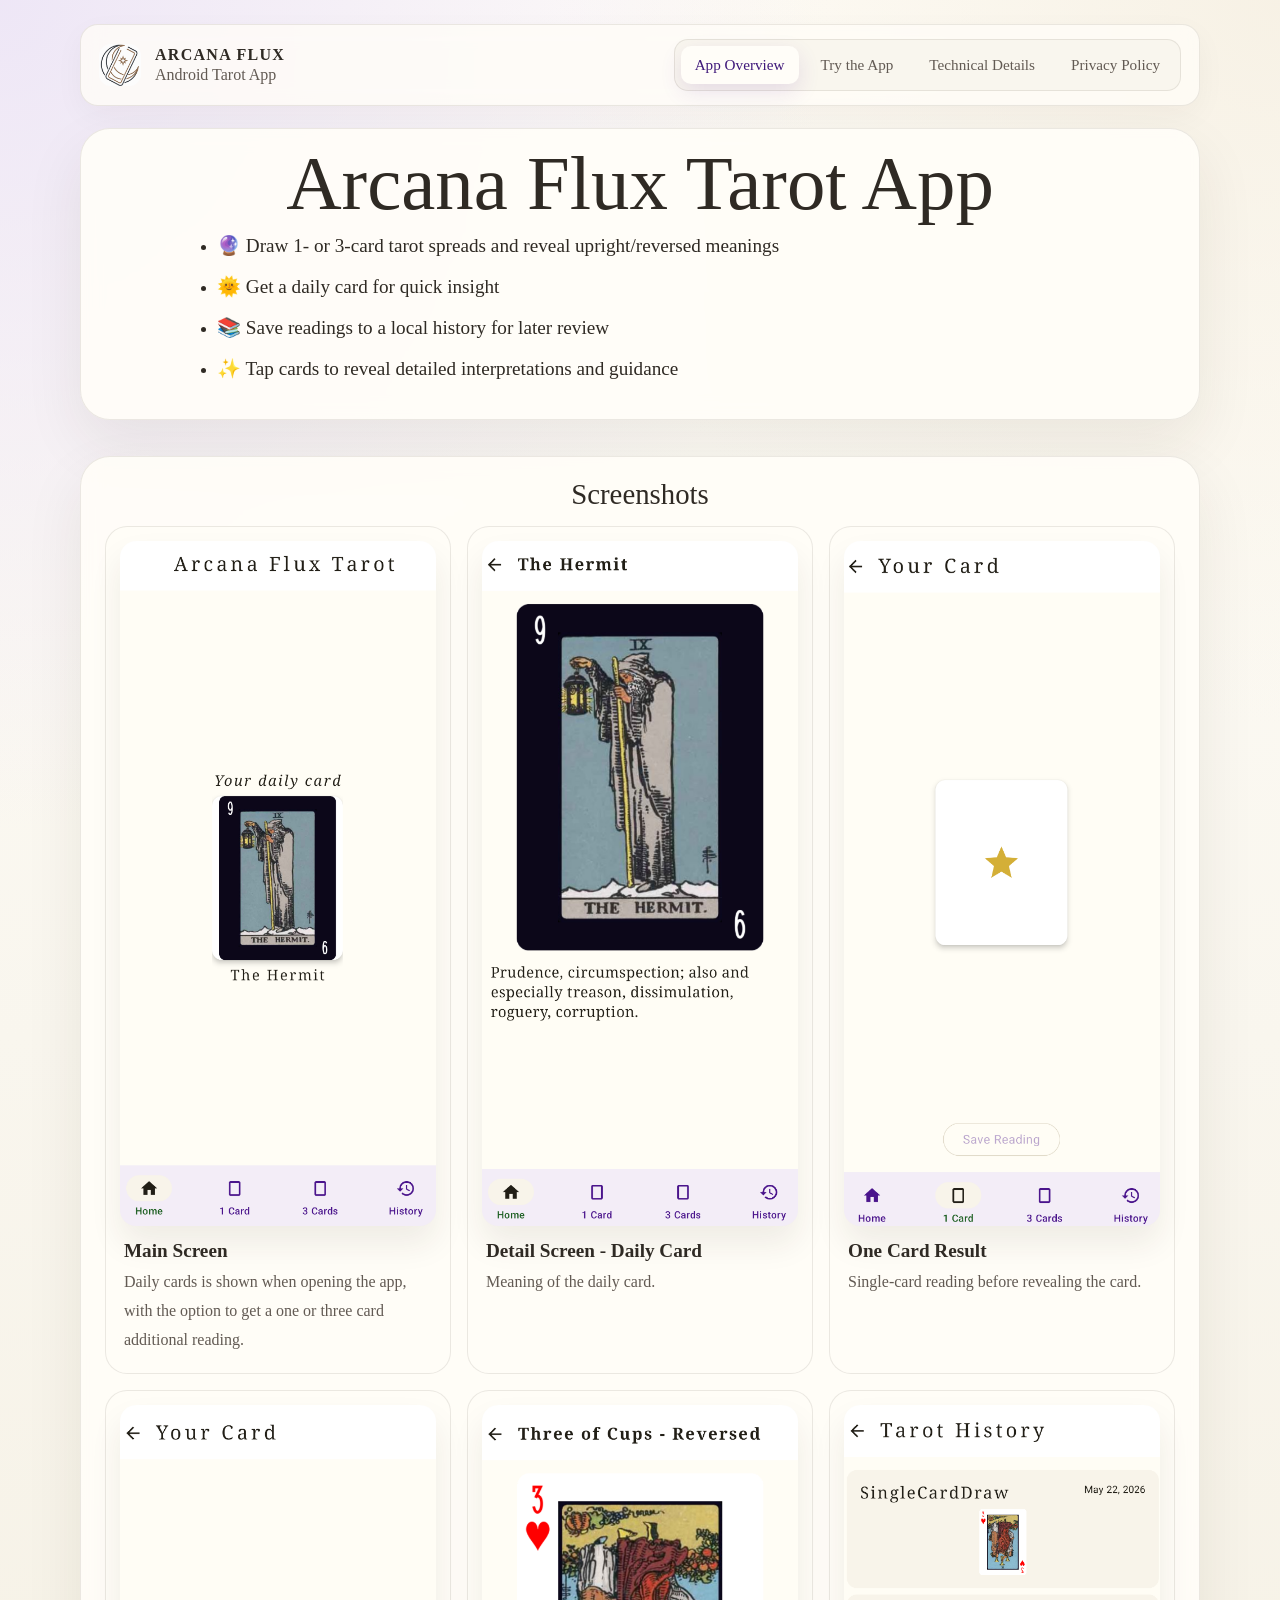
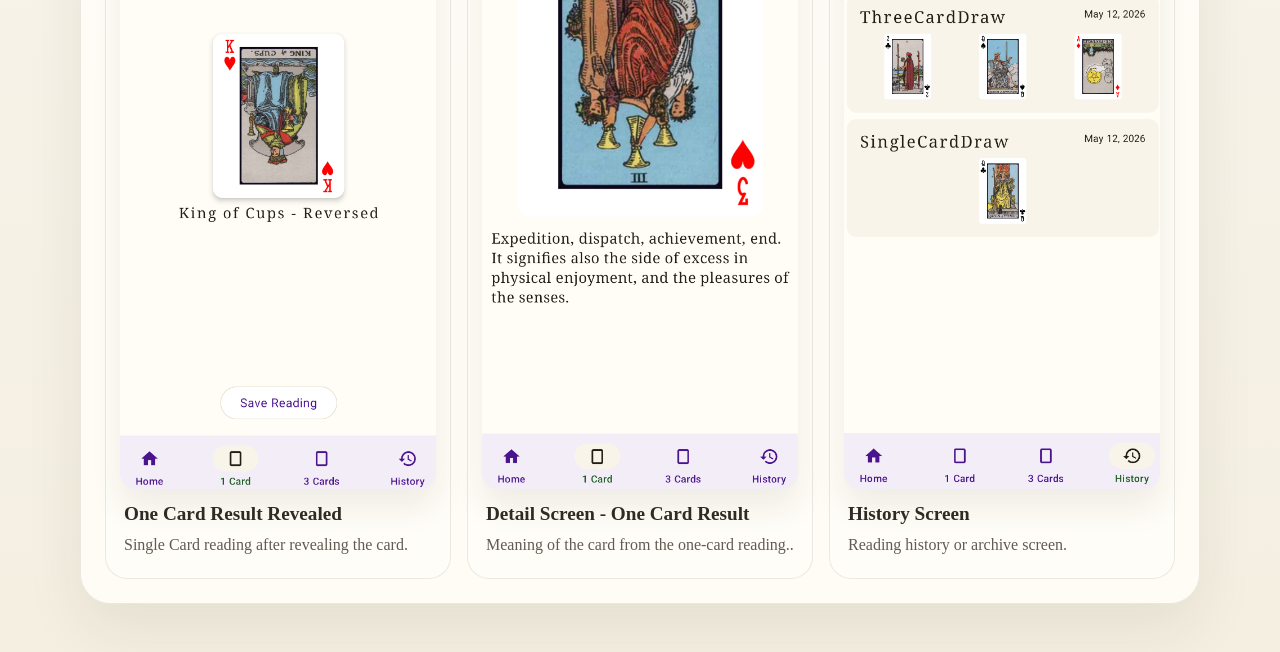
<file: index.html>
<!DOCTYPE html>
<html lang="en">
<head>
    <meta charset="UTF-8">
    <meta name="viewport" content="width=device-width, initial-scale=1.0">
    <title>Arcana Flux</title>
    <link rel="stylesheet" href="styles.css">
</head>
<body class="site-home">
    <div class="page-shell">
        <header class="topbar">
            <div class="brand">
                <img src="images/arcana_flux_icon.png" alt="Arcana Flux icon" class="brand-logo">
                <div>
                    <h1>Arcana Flux</h1>
                    <p>Android Tarot App</p>
                </div>
            </div>

            <div class="tablist" role="tablist" aria-label="Site sections">
                <button class="tab-button" id="tab-overview" role="tab" aria-controls="panel-overview" aria-selected="true" type="button">App Overview</button>
                <button class="tab-button" id="tab-apps" role="tab" aria-controls="panel-apps" aria-selected="false" type="button">Try the App</button>
                <button class="tab-button" id="tab-tech" role="tab" aria-controls="panel-tech" aria-selected="false" type="button">Technical Details</button>
                <button class="tab-button" id="tab-policy" role="tab" aria-controls="panel-policy" aria-selected="false" type="button">Privacy Policy</button>
            </div>
        </header>

        <main>
            <section class="panel is-active" id="panel-overview" role="tabpanel" aria-labelledby="tab-overview">
                <div class="hero">
                    <div class="hero-copy">
                        <h2>Arcana Flux Tarot App</h2>
                        <ul>
                            <li><p>🔮 Draw 1- or 3-card tarot spreads and reveal upright/reversed meanings </p></li>
                            <li><p>🌞 Get a daily card for quick insight</p></li>
                            <li><p>📚 Save readings to a local history for later review</p></li>
                            <li><p>✨ Tap cards to reveal detailed interpretations and guidance</p></li>
                        </ul>
                    </div>
                </div>

                <br /><br />
                <article class="content-card" id="screenshots">
                    <h2>Screenshots</h2>

                    <div class="shots-grid">
                        <div class="shot">
                            <img src="images/main-screen.png" alt="Arcana Flux main screen screenshot">
                            <div class="shot-copy">
                                <strong>Main Screen</strong>
                                <span>Daily cards is shown when opening the app, with the option to get a one or three card additional reading.</span>
                            </div>
                        </div>
                        <div class="shot">
                            <img src="images/detail-screen-1.png" alt="Arcana Flux detail screen screenshot one">
                            <div class="shot-copy">
                                <strong>Detail Screen - Daily Card</strong>
                                <span>Meaning of the daily card.</span>
                            </div>
                        </div>
                        <div class="shot">
                            <img src="images/results-one-card.png" alt="Arcana Flux one card results screen screenshot">
                            <div class="shot-copy">
                                <strong>One Card Result</strong>
                                <span>Single-card reading before revealing the card.</span>
                            </div>
                        </div>
                        <div class="shot">
                            <img src="images/results-one-card-revealed.png" alt="Arcana Flux revealed one card results screen screenshot">
                            <div class="shot-copy">
                                <strong>One Card Result Revealed</strong>
                                <span>Single Card reading after revealing the card.</span>
                            </div>
                        </div>
                        
                        <div class="shot">
                            <img src="images/detail-screen-2.png" alt="Arcana Flux detail screen screenshot two">
                            <div class="shot-copy">
                                <strong>Detail Screen - One Card Result</strong>
                                <span>Meaning of the card from the one-card reading..</span>
                            </div>
                        </div>
                        <div class="shot">
                            <img src="images/history-screen.png" alt="Arcana Flux history screen screenshot">
                            <div class="shot-copy">
                                <strong>History Screen</strong>
                                <span>Reading history or archive screen.</span>
                            </div>
                        </div>
                    </div>
                </article>
            </section>

            <section class="panel" id="panel-apps" role="tabpanel" aria-labelledby="tab-apps" hidden>
                <article class="content-card">
                    <h2>Open Arcana Flux</h2>
                    <p>Launch the live web version instantly, or check back in a few days for the Android version. </p>
                    <div class="app-links">
                        <a class="link-card" href="https://expo-tarot-app.vercel.app/" target="_blank" rel="noopener noreferrer">
                            <strong>Web Version</strong>
                            <span>Open the live web app in your browser.</span>
                        </a>
                        <div class="link-card link-card--button" id="waitlist-button" role="button" tabindex="0">
                            <strong>Android Version</strong>
                            <span>Join the Android waitlist</span>
                        </div>
                    </div>
                </article>
            </section>

            <section class="panel" id="panel-tech" role="tabpanel" aria-labelledby="tab-tech" hidden>
                <article class="content-card">
                    <h2>Technical Details</h2>
                    <p>Arcana Flux is an Android tarot reading app built with <a href="https://developer.android.com/develop/ui/compose" target="_blank" rel="noopener noreferrer">Jetpack Compose</a> and <a href="https://m3.material.io" target="_blank" rel="noopener noreferrer">Material 3</a> for a modern, declarative UI.</p>
                    <div class="tech-sections">
                        <details open>
                            <summary>MVVM and StateFlow</summary>
                            <p>The TarotViewModel keeps the UI state and uses StateFlow to expose the current spread, card reveal state, and reading history to Compose.</p>
                        </details>
                        <details>
                            <summary><a href="https://developer.android.com/training/data-storage/room" target="_blank" rel="noopener noreferrer">Room</a> local storage</summary>
                            <p>Room stores saved readings, including the drawn cards, upright/reversed state, reading date, and the text shown to the user.</p>
                        </details>
                        <details>
                            <summary>Screen navigation</summary>
                            <p>The AppScreen enum controls navigation between Menu, Result, History, and CardDetail screens in the Compose UI.</p>
                        </details>
                    </div>
                    <p class="readme-link">For more details, see the <a href="https://github.com/nadia-nh/rc-android-tarot/blob/main/README.md" target="_blank" rel="noopener noreferrer">README</a>.</p>
                </article>
            </section>

            <section class="panel" id="panel-policy" role="tabpanel" aria-labelledby="tab-policy" hidden>
                <div class="policy-layout">
                    <article class="content-card policy-card">
                        <h2>Privacy Policy</h2>
                        <p><strong>Last Updated: May 21, 2026</strong></p>

                        <p>This privacy policy applies to the <strong>Arcana Flux</strong> mobile application. We respect your privacy and are committed to protecting any information handled by the app.</p>

                        <h3>1. Data Collection and Usage</h3>
                        <p>Arcana Flux does not collect, transmit, or share any personal identification information (PII).</p>
                        <ul>
                            <li><strong>Local Data:</strong> Your tarot reading history and favorite cards are stored exclusively on your device using an internal database (Room). We do not have access to this data. If you uninstall the app, this data is deleted.</li>
                            <li><strong>Network Data:</strong> The app uses your internet connection to fetch tarot card descriptions and images from our API. These requests are anonymous and do not contain user-specific identifiers.</li>
                        </ul>

                        <h3>2. Third-Party Services</h3>
                        <p>While the app itself does not collect data, it is distributed via the <strong>Google Play Store</strong>, which may collect information as described in their own privacy policies (e.g., crash reports or basic device analytics).</p>

                        <h3>3. Permissions</h3>
                        <p>The app requests the following permissions to function correctly:</p>
                        <ul>
                            <li><strong>INTERNET:</strong> Required to fetch card data and updates.</li>
                            <li><strong>ACCESS_NETWORK_STATE:</strong> Used to check if your device is online to provide a better user experience.</li>
                        </ul>

                        <h3>4. Children's Privacy</h3>
                        <p>Arcana Flux does not address anyone under the age of 13. We do not knowingly collect personally identifiable information from children.</p>

                        <h3>5. Contact Us</h3>
                        <p>If you have any questions or suggestions about this Privacy Policy, please do not hesitate to contact us at: contact @ arcana-flux.com </p>

                        <div class="meta-row">
                            <span>&copy; 2026 Arcana Flux</span>
                        </div>
                    </article>
                </div>
            </section>
        </main>

        <footer class="footer">
            
        </footer>
    </div>

    <div class="modal-overlay" id="waitlist-modal" hidden aria-hidden="true">
        <div class="modal-dialog" role="dialog" aria-modal="true" aria-labelledby="waitlist-title">
            <button class="modal-close" id="waitlist-close" type="button" aria-label="Close">×</button>
            <h2 id="waitlist-title">Join the Android waitlist</h2>
            <p id="waitlist-description">Enter your name and email to receive a notification once the Android version is public.</p>
            <form id="waitlist-form" action="https://formspree.io/f/xjgzlwzo" method="POST">
                <div class="modal-field">
                    <label for="waitlist-name">Full name</label>
                    <input id="waitlist-name" name="name" type="text" required placeholder="Your name">
                </div>
                <div class="modal-field">
                    <label for="waitlist-email">Email address</label>
                    <input id="waitlist-email" name="email" type="email" required placeholder="you@example.com">
                </div>
                <div class="modal-actions">
                    <button class="button button--secondary" id="waitlist-cancel" type="button">Cancel</button>
                    <button class="button button--primary" type="submit">Join waitlist</button>
                </div>
            </form>
            <div class="modal-success" id="waitlist-success" hidden>
                <p>Thanks! Your request has been submitted. We’ll notify you when Android is available.</p>
            </div>
        </div>
    </div>

    <script>
        const tabs = Array.from(document.querySelectorAll('[role="tab"]'));
        const panels = Array.from(document.querySelectorAll('[role="tabpanel"]'));

        function activateTab(targetTab, options = {}) {
            const { updateHash = true } = options;

            tabs.forEach((tab) => {
                const isSelected = tab === targetTab;
                const panel = document.getElementById(tab.getAttribute('aria-controls'));

                tab.setAttribute('aria-selected', String(isSelected));
                tab.tabIndex = isSelected ? 0 : -1;

                if (isSelected) {
                    panel.hidden = false;
                    panel.classList.add('is-active');
                } else {
                    panel.hidden = true;
                    panel.classList.remove('is-active');
                }
            });

            if (updateHash) {
                const nextHash = targetTab.id === 'tab-policy'
                    ? '#privacy'
                    : targetTab.id === 'tab-tech'
                    ? '#tech'
                    : targetTab.id === 'tab-apps'
                    ? '#apps'
                    : '#overview';
                window.history.replaceState(null, '', nextHash);
            }
        }

        tabs.forEach((tab) => {
            tab.addEventListener('click', () => activateTab(tab));
            tab.addEventListener('keydown', (event) => {
                const currentIndex = tabs.indexOf(tab);
                let nextIndex = currentIndex;

                if (event.key === 'ArrowRight') {
                    nextIndex = (currentIndex + 1) % tabs.length;
                } else if (event.key === 'ArrowLeft') {
                    nextIndex = (currentIndex - 1 + tabs.length) % tabs.length;
                } else {
                    return;
                }

                event.preventDefault();
                tabs[nextIndex].focus();
                activateTab(tabs[nextIndex]);
            });
        });

        const tabFromHash = {
            '#overview': document.getElementById('tab-overview'),
            '#apps': document.getElementById('tab-apps'),
            '#tech': document.getElementById('tab-tech'),
            '#privacy': document.getElementById('tab-policy')
        };

        function syncTabToHash() {
            const selectedTab = tabFromHash[window.location.hash];
            if (selectedTab) {
                activateTab(selectedTab, { updateHash: false });
            }
        }

        window.addEventListener('hashchange', syncTabToHash);
        syncTabToHash();

        const waitlistButton = document.getElementById('waitlist-button');
        const waitlistModal = document.getElementById('waitlist-modal');
        const waitlistClose = document.getElementById('waitlist-close');
        const waitlistCancel = document.getElementById('waitlist-cancel');
        const waitlistForm = document.getElementById('waitlist-form');
        const waitlistSuccess = document.getElementById('waitlist-success');
        const waitlistName = document.getElementById('waitlist-name');
        const waitlistDescription = document.getElementById('waitlist-description');

        function openWaitlist() {
            waitlistModal.hidden = false;
            waitlistModal.setAttribute('aria-hidden', 'false');
            waitlistDescription.hidden = false;
            waitlistForm.hidden = false;
            waitlistSuccess.hidden = true;
            waitlistName.focus();
        }

        function closeWaitlist() {
            waitlistModal.hidden = true;
            waitlistModal.setAttribute('aria-hidden', 'true');
        }

        waitlistButton?.addEventListener('click', openWaitlist);
        waitlistButton?.addEventListener('keydown', (event) => {
            if (event.key === 'Enter' || event.key === ' ') {
                event.preventDefault();
                openWaitlist();
            }
        });
        waitlistClose?.addEventListener('click', closeWaitlist);
        waitlistCancel?.addEventListener('click', closeWaitlist);

        waitlistModal?.addEventListener('click', (event) => {
            if (event.target === waitlistModal) {
                closeWaitlist();
            }
        });

        window.addEventListener('keydown', (event) => {
            if (event.key === 'Escape' && !waitlistModal.hidden) {
                closeWaitlist();
            }
        });

        waitlistForm?.addEventListener('submit', async (event) => {
            event.preventDefault();

            const name = waitlistForm.name.value.trim();
            const email = waitlistForm.email.value.trim();
            if (!name || !email) {
                return;
            }

            const formData = new FormData(waitlistForm);
            try {
                const response = await fetch(waitlistForm.action, {
                    method: 'POST',
                    body: formData,
                    headers: {
                        'Accept': 'application/json'
                    }
                });

                if (response.ok) {
                    waitlistForm.reset();
                    waitlistDescription.hidden = true;
                    waitlistForm.hidden = true;
                    waitlistSuccess.hidden = false;
                } else {
                    const result = await response.json();
                    throw new Error(result.error || 'Submission failed');
                }
            } catch (error) {
                alert('Sorry, something went wrong. Please try again.');
                console.error(error);
            }
        });
    </script>
</body>
</html>
</file>
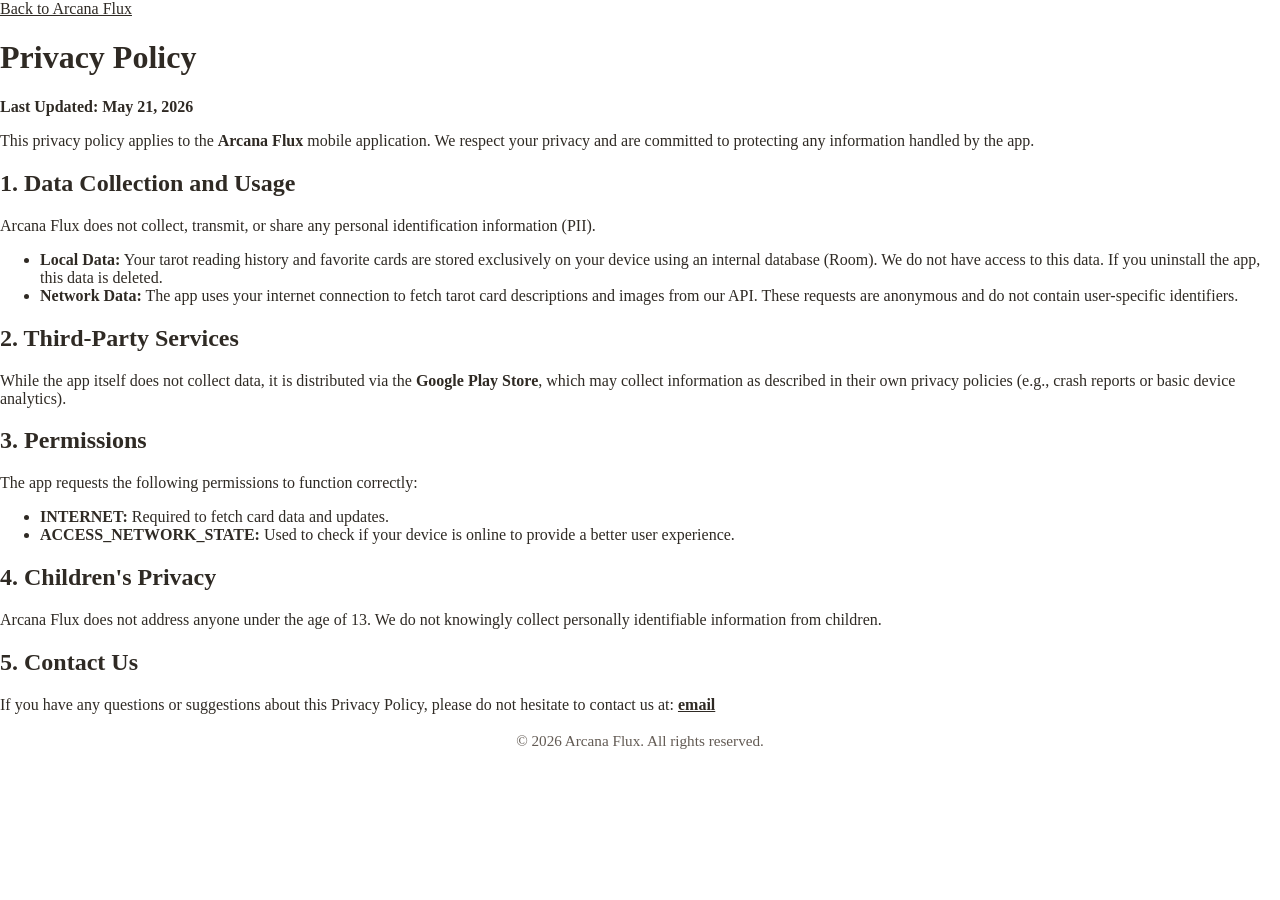
<file: privacy-policy.html>
<!DOCTYPE html>
<html lang="en">
<head>
    <meta charset="UTF-8">
    <meta name="viewport" content="width=device-width, initial-scale=1.0">
    <title>Privacy Policy - Arcana Flux</title>
    <link rel="stylesheet" href="styles.css">
</head>
<body class="policy-page">
    <div class="container">
        <a class="back-link" href="index.html">Back to Arcana Flux</a>
        <h1>Privacy Policy</h1>
        <p><strong>Last Updated: May 21, 2026</strong></p>

        <p>This privacy policy applies to the <strong>Arcana Flux</strong> mobile application. We respect your privacy and are committed to protecting any information handled by the app.</p>

        <h2>1. Data Collection and Usage</h2>
        <p>Arcana Flux does not collect, transmit, or share any personal identification information (PII).</p>
        <ul>
            <li><strong>Local Data:</strong> Your tarot reading history and favorite cards are stored exclusively on your device using an internal database (Room). We do not have access to this data. If you uninstall the app, this data is deleted.</li>
            <li><strong>Network Data:</strong> The app uses your internet connection to fetch tarot card descriptions and images from our API. These requests are anonymous and do not contain user-specific identifiers.</li>
        </ul>

        <h2>2. Third-Party Services</h2>
        <p>While the app itself does not collect data, it is distributed via the <strong>Google Play Store</strong>, which may collect information as described in their own privacy policies (e.g., crash reports or basic device analytics).</p>

        <h2>3. Permissions</h2>
        <p>The app requests the following permissions to function correctly:</p>
        <ul>
            <li><strong>INTERNET:</strong> Required to fetch card data and updates.</li>
            <li><strong>ACCESS_NETWORK_STATE:</strong> Used to check if your device is online to provide a better user experience.</li>
        </ul>

        <h2>4. Children's Privacy</h2>
        <p>Arcana Flux does not address anyone under the age of 13. We do not knowingly collect personally identifiable information from children.</p>

        <h2>5. Contact Us</h2>
        <p>If you have any questions or suggestions about this Privacy Policy, please do not hesitate to contact us at:
        <a href="mailto:contact@arcana-flux.com"><strong>email</strong></a></p>
    </div>

    <div class="footer">
        &copy; 2026 Arcana Flux. All rights reserved.
    </div>
</body>
</html>
</file>
<file: styles.css>
:root {
    color-scheme: light;
    --bg: #f9f6ee;
    --bg-deep: #f4efe1;
    --surface: rgba(255, 253, 248, 0.92);
    --surface-solid: #fffdf8;
    --surface-strong: rgba(255, 253, 248, 0.96);
    --surface-soft: #f6f0e3;
    --surface-border: rgba(62, 50, 34, 0.1);
    --text: #2f2a24;
    --muted: #625a53;
    --accent: #5a23a8;
    --accent-dark: #3f187a;
    --accent-soft: #ece4f6;
    --shadow: 0 24px 60px rgba(47, 33, 21, 0.08);
    --radius-panel: 30px;
    --radius-card: 24px;
    --transition-standard: 180ms ease;
}

* {
    box-sizing: border-box;
}

html {
    scroll-behavior: smooth;
}

body {
    margin: 0;
    color: var(--text);
    font-family: Georgia, "Times New Roman", serif;
}

a {
    color: inherit;
}

.site-home {
    min-height: 100vh;
    background:
        radial-gradient(circle at top left, rgba(236, 228, 246, 0.9), transparent 32%),
        radial-gradient(circle at top right, rgba(246, 240, 227, 0.9), transparent 28%),
        linear-gradient(180deg, #fffdf8 0%, var(--bg) 46%, var(--bg-deep) 100%);
}

.page-shell {
    width: min(1120px, calc(100% - 32px));
    margin: 24px auto 48px;
}

.topbar {
    display: flex;
    align-items: center;
    justify-content: space-between;
    gap: 16px;
    padding: 14px 18px;
    border: 1px solid var(--surface-border);
    border-radius: 18px;
    background: rgba(255, 253, 248, 0.78);
    backdrop-filter: blur(10px);
    box-shadow: 0 10px 30px rgba(47, 33, 21, 0.04);
}

.brand {
    display: flex;
    align-items: center;
    gap: 14px;
}

.brand-logo {
    width: 42px;
    height: 42px;
    object-fit: contain;
    border-radius: 12px;
}

.brand h1 {
    margin: 0;
    font-size: 1rem;
    letter-spacing: 0.08em;
    text-transform: uppercase;
}

.brand p {
    margin: 2px 0 0;
    font-size: 1.0rem;
    color: var(--muted);
}

.tablist {
    display: inline-flex;
    gap: 8px;
    padding: 6px;
    border-radius: 14px;
    background: var(--bg);
    border: 1px solid var(--surface-border);
}

.tab-button {
    border: 0;
    border-radius: 10px;
    padding: 10px 14px;
    font-family: inherit;
    font-size: 0.95rem;
    line-height: 1.2;
    font-weight: 400;
    letter-spacing: 0;
    text-transform: none;
    color: var(--muted);
    background: transparent;
    cursor: pointer;
    transition:
        background-color var(--transition-standard),
        color var(--transition-standard),
        transform var(--transition-standard);
}

.tab-button:hover,
.tab-button:focus-visible {
    color: var(--accent-dark);
    background: rgba(255, 255, 255, 0.82);
    outline: none;
}

.tab-button[aria-selected="true"] {
    color: var(--accent-dark);
    background: var(--surface-solid);
    box-shadow: 0 8px 22px rgba(90, 35, 168, 0.12);
}

.panel {
    display: none;
    margin-top: 22px;
}

.panel.is-active {
    display: block;
}

.hero {
    display: grid;
    grid-template-columns: minmax(0, 1fr);
    gap: 22px;
    align-items: stretch;
    width: 100vw;
    margin-left: calc(50% - 50vw);
    padding: 0 clamp(16px, 4vw, 40px);
}

.hero-copy,
.content-card {
    border: 1px solid var(--surface-border);
    border-radius: var(--radius-panel);
    background: var(--surface);
    backdrop-filter: blur(10px);
    box-shadow: var(--shadow);
}

.hero-copy {
    width: min(1120px, 100%);
    margin: 0 auto;
    padding: 24px 96px 24px 96px;
}

.hero-copy h2 {
    margin: 0;
    font-size: clamp(2.5rem, 6vw, 4.8rem);
    line-height: 0.8;
    font-weight: 500;
    color: var(--text);
    text-align: center;
}

.hero-copy p {
    max-width: 50rem;
    margin: 20px 0 0;
    font-size: 1.2rem;
    line-height: 1.1;
}

.content-card {
    padding: 24px;
}

.content-card h2,
.content-card h3 {
    margin-top: 0;
    margin-bottom: 18px;
    text-align: center;
}

.content-card h2 {
    font-size: clamp(1.8rem, 2.0vw, 3.8rem);
    font-weight: 500;
    line-height: 0.95;
}

.content-card h3 {
    font-size: 1.4rem;
}

.content-card p,
.content-card li {
    color: var(--muted);
    font-size: 1.05rem;
    line-height: 1.85;
    margin: 0 0 1rem;
}

.content-card ul {
    padding-left: 24px;
    margin: 20px 0 0;
}

.content-card ul li {
    margin-bottom: 0.9rem;
}

.tech-sections {
    display: grid;
    gap: 16px;
    margin-top: 18px;
    margin-bottom: 30px;
}

.tech-sections details {
    border: 1px solid var(--surface-border);
    border-radius: 18px;
    padding: 18px 20px;
    background: rgba(255, 253, 248, 0.9);
}

.tech-sections summary {
    font-weight: 600;
    cursor: pointer;
    list-style: none;
    outline: none;
}

.tech-sections summary::-webkit-details-marker {
    display: none;
}

.tech-sections summary::marker {
    display: none;
}

.tech-sections summary::before {
    content: "▸";
    display: inline-block;
    width: 1.2em;
    transition: transform 150ms ease;
}

.tech-sections details[open] summary::before {
    transform: rotate(90deg);
}

.tech-sections p {
    margin: 12px 0 0;
    color: var(--muted);
    font-size: 1rem;
    line-height: 1.75;
}

.readme-link {
    margin-top: 28px;
}

.content-card a {
    color: #1f1f1f;
    text-decoration: underline;
}

.app-links {
    display: grid;
    gap: 16px;
    margin-top: 20px;
}

.link-card {
    display: block;
    padding: 24px;
    border-radius: var(--radius-card);
    background: var(--surface-strong);
    border: 1px solid var(--surface-border);
    box-shadow: 0 18px 36px rgba(47, 33, 21, 0.06);
    color: inherit;
    text-decoration: none;
    transition:
        transform var(--transition-standard),
        box-shadow var(--transition-standard),
        border-color var(--transition-standard);
}

.link-card:hover {
    transform: translateY(-2px);
    border-color: rgba(90, 35, 168, 0.24);
    box-shadow: 0 24px 46px rgba(90, 35, 168, 0.1);
}

.link-card strong {
    display: block;
    margin-bottom: 10px;
    font-size: 1.15rem;
}

.link-card span {
    color: var(--muted);
    line-height: 1.7;
}

.link-card--button {
    cursor: pointer;
}

.button {
    border: 0;
    border-radius: 14px;
    padding: 12px 18px;
    font: inherit;
    font-weight: 600;
    display: inline-flex;
    align-items: center;
    justify-content: center;
    gap: 8px;
    cursor: pointer;
    transition:
        transform var(--transition-standard),
        box-shadow var(--transition-standard),
        background-color var(--transition-standard);
}

.button--primary {
    background: var(--accent);
    color: #fffdf8;
}

.button--secondary {
    background: var(--accent-soft);
    color: var(--text);
}

.button:hover {
    transform: translateY(-1px);
    box-shadow: 0 12px 24px rgba(90, 35, 168, 0.14);
}

.modal-overlay {
    position: fixed;
    inset: 0;
    background: rgba(20, 14, 30, 0.62);
    display: grid;
    place-items: center;
    padding: 20px;
    z-index: 50;
}

.modal-overlay[hidden] {
    display: none !important;
}

.modal-dialog {
    width: min(100%, 520px);
    max-height: 90vh;
    overflow: auto;
    background: var(--surface-solid);
    border-radius: 28px;
    padding: 34px;
    box-shadow: 0 30px 80px rgba(20, 14, 30, 0.2);
    position: relative;
    border: 1px solid var(--surface-border);
}

.modal-close {
    position: absolute;
    top: 18px;
    right: 18px;
    border: 0;
    background: transparent;
    color: var(--muted);
    font-size: 1.8rem;
    line-height: 1;
    cursor: pointer;
}

.modal-dialog h2 {
    margin: 0;
    font-size: clamp(1.8rem, 2.2vw, 2.2rem);
}

.modal-dialog p {
    margin: 16px 0 0;
    color: var(--muted);
    line-height: 1.8;
}

.modal-field {
    display: grid;
    gap: 10px;
    margin-top: 22px;
}

.modal-field label {
    font-size: 0.95rem;
    color: var(--text);
}

.modal-field input {
    width: 100%;
    border: 1px solid rgba(62, 50, 34, 0.14);
    border-radius: 14px;
    padding: 12px 14px;
    font: inherit;
    background: #fffefd;
    color: var(--text);
}

.modal-actions {
    display: flex;
    flex-wrap: wrap;
    gap: 12px;
    justify-content: flex-end;
    margin-top: 24px;
}

.modal-success {
    margin-top: 20px;
    color: var(--muted);
}

.modal-success p {
    margin: 0 0 18px;
}

.modal-success a {
    text-decoration: none;
}

@media (max-width: 640px) {
    .modal-dialog {
        padding: 24px;
    }

    .modal-actions {
        flex-direction: column;
        align-items: stretch;
    }
}

.shots-grid {
    display: grid;
    grid-template-columns: repeat(3, minmax(0, 1fr));
    gap: 16px;
    margin-top: 18px;
}

.shot {
    border: 1px solid var(--surface-border);
    border-radius: 22px;
    background: var(--surface-strong);
    padding: 14px;
    display: flex;
    flex-direction: column;
    gap: 14px;
}

.shot img {
    display: block;
    width: 100%;
    height: auto;
    border-radius: 16px;
    background: var(--surface-soft);
    box-shadow: 0 18px 32px rgba(47, 33, 21, 0.08);
    aspect-ratio: 9 / 19.5;
    object-fit: cover;
}

.shot strong {
    font-size: 1.2rem;
}

.shot span {
    display: block;
    margin-top: 6px;
    color: var(--muted);
    font-size: 1.0rem;
    line-height: 1.8;
}

.shot-copy {
    padding: 0 4px 4px;
}

.policy-layout {
    display: grid;
    gap: 22px;
}

.policy-card {
    padding: 36px;
}

.policy-card h3 {
    margin-top: 28px;
    margin-bottom: 10px;
    font-size: 1.15rem;
}

.policy-card h2,
.policy-card h3 {
    text-align: left;
}

.policy-card ul {
    padding-left: 20px;
}

.meta-row {
    display: flex;
    flex-wrap: wrap;
    justify-content: space-between;
    gap: 12px;
    margin-top: 18px;
    padding-top: 18px;
    border-top: 1px solid var(--surface-border);
    color: var(--muted);
    font-size: 0.95rem;
}

.footer {
    margin-top: 18px;
    text-align: center;
    color: var(--muted);
    font-size: 0.95rem;
}

@media (max-width: 920px) {
    .shots-grid {
        grid-template-columns: 1fr;
    }

    .hero-copy {
        padding: 32px 26px;
    }

    .topbar {
        flex-direction: column;
        align-items: stretch;
    }
}

@media (max-width: 640px) {
    .page-shell {
        width: min(100% - 20px, 1120px);
        margin-top: 10px;
    }

    .tablist {
        width: 100%;
    }

    .tab-button {
        flex: 1;
        text-align: center;
    }

    .content-card,
    .policy-card {
        padding: 24px 20px;
        border-radius: 22px;
    }

    .hero {
        padding: 0 10px;
    }

    .hero-copy {
        border-radius: 22px;
    }

    .hero-copy h2 {
        font-size: clamp(2rem, 12vw, 3.2rem);
    }
}
</file>
